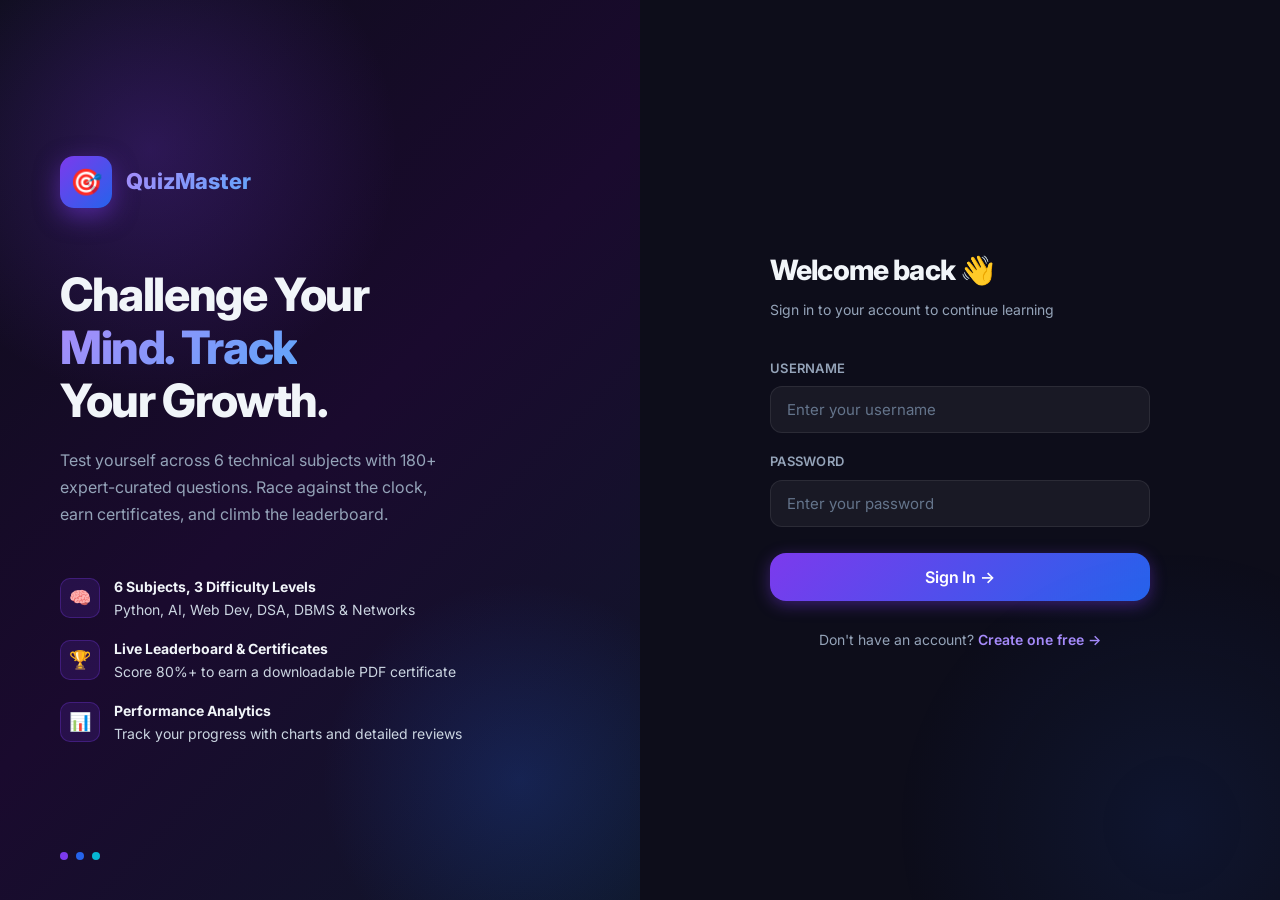
<file: index.html>
<!DOCTYPE html>
<html lang="en">
<head>
  <meta charset="UTF-8" />
  <meta name="viewport" content="width=device-width, initial-scale=1.0" />
  <title>QuizMaster — Sign In</title>
  <meta name="description" content="Sign in to QuizMaster — the smart interactive quiz platform for testing and improving your knowledge." />
  <link rel="preconnect" href="https://fonts.googleapis.com">
  <link rel="preconnect" href="https://fonts.gstatic.com" crossorigin>
  <link href="https://fonts.googleapis.com/css2?family=Inter:wght@300;400;500;600;700;800&display=swap" rel="stylesheet">
  <link rel="stylesheet" href="css/style.css?v=1.1" />
  <style>
    .auth-split {
      min-height: 100vh;
      display: grid;
      grid-template-columns: 1fr 1fr;
    }
    /* ---- Left Hero Panel ---- */
    .auth-hero {
      background: linear-gradient(135deg, #0d0d1a 0%, #1a0a2e 50%, #0f172a 100%);
      display: flex;
      flex-direction: column;
      justify-content: center;
      align-items: flex-start;
      padding: 60px;
      position: relative;
      overflow: hidden;
    }
    .auth-hero::before {
      content: '';
      position: absolute;
      top: -100px; left: -100px;
      width: 500px; height: 500px;
      background: radial-gradient(circle, rgba(124,58,237,0.25) 0%, transparent 70%);
      animation: heroGlow 6s ease-in-out infinite alternate;
    }
    .auth-hero::after {
      content: '';
      position: absolute;
      bottom: -80px; right: -80px;
      width: 400px; height: 400px;
      background: radial-gradient(circle, rgba(37,99,235,0.2) 0%, transparent 70%);
      animation: heroGlow 8s ease-in-out infinite alternate-reverse;
    }
    @keyframes heroGlow {
      from { transform: scale(1); opacity: 0.7; }
      to   { transform: scale(1.2); opacity: 1; }
    }
    .hero-brand {
      display: flex;
      align-items: center;
      gap: 14px;
      margin-bottom: 60px;
      position: relative;
      z-index: 1;
    }
    .hero-brand-icon {
      width: 52px; height: 52px;
      background: linear-gradient(135deg, #7c3aed, #2563eb);
      border-radius: 14px;
      display: flex; align-items: center; justify-content: center;
      font-size: 26px;
      box-shadow: 0 8px 24px rgba(124,58,237,0.5);
    }
    .hero-brand-name {
      font-size: 22px; font-weight: 800;
      background: linear-gradient(135deg, #a78bfa, #60a5fa);
      -webkit-background-clip: text; -webkit-text-fill-color: transparent;
      background-clip: text;
    }
    .hero-headline {
      position: relative; z-index: 1;
      font-size: 46px; font-weight: 800;
      line-height: 1.15;
      color: #f1f5f9;
      letter-spacing: -0.03em;
      margin-bottom: 20px;
    }
    .hero-headline span {
      background: linear-gradient(135deg, #a78bfa, #60a5fa);
      -webkit-background-clip: text; -webkit-text-fill-color: transparent;
      background-clip: text;
    }
    .hero-sub {
      position: relative; z-index: 1;
      font-size: 16px; color: #94a3b8;
      line-height: 1.7;
      max-width: 380px;
      margin-bottom: 48px;
    }
    .hero-features {
      position: relative; z-index: 1;
      display: flex; flex-direction: column; gap: 18px;
    }
    .hero-feature {
      display: flex; align-items: center; gap: 14px;
    }
    .hero-feature-icon {
      width: 40px; height: 40px;
      background: rgba(124,58,237,0.15);
      border: 1px solid rgba(124,58,237,0.3);
      border-radius: 10px;
      display: flex; align-items: center; justify-content: center;
      font-size: 18px;
      flex-shrink: 0;
    }
    .hero-feature-text { font-size: 14px; color: #cbd5e1; line-height: 1.5; }
    .hero-feature-text strong { color: #f1f5f9; display: block; margin-bottom: 2px; }

    /* ---- Right Form Panel ---- */
    .auth-form-panel {
      background: #0d0d1a;
      display: flex; flex-direction: column;
      align-items: center; justify-content: center;
      padding: 60px 80px;
    }
    .auth-form-inner { width: 100%; max-width: 380px; }
    .auth-form-title {
      font-size: 28px; font-weight: 800;
      color: #f1f5f9; letter-spacing: -0.03em;
      margin-bottom: 6px;
    }
    .auth-form-sub { font-size: 14px; color: #94a3b8; margin-bottom: 36px; }

    /* floating dots decoration */
    .hero-dots {
      position: absolute; bottom: 40px; left: 60px;
      display: flex; gap: 8px; z-index: 1;
    }
    .hero-dot { width: 8px; height: 8px; border-radius: 50%; }

    @media (max-width: 900px) {
      .auth-split { grid-template-columns: 1fr; }
      .auth-hero { display: none; }
      .auth-form-panel { padding: 40px 24px; }
    }
  </style>
</head>
<body>
  <div class="auth-split">

    <!-- Left: Hero Panel -->
    <div class="auth-hero">
      <div class="hero-brand">
        <div class="hero-brand-icon">🎯</div>
        <span class="hero-brand-name">QuizMaster</span>
      </div>

      <h1 class="hero-headline">
        Challenge Your<br><span>Mind. Track</span><br>Your Growth.
      </h1>
      <p class="hero-sub">
        Test yourself across 6 technical subjects with 180+ expert-curated questions. Race against the clock, earn certificates, and climb the leaderboard.
      </p>

      <div class="hero-features">
        <div class="hero-feature">
          <div class="hero-feature-icon">🧠</div>
          <div class="hero-feature-text">
            <strong>6 Subjects, 3 Difficulty Levels</strong>
            Python, AI, Web Dev, DSA, DBMS & Networks
          </div>
        </div>
        <div class="hero-feature">
          <div class="hero-feature-icon">🏆</div>
          <div class="hero-feature-text">
            <strong>Live Leaderboard & Certificates</strong>
            Score 80%+ to earn a downloadable PDF certificate
          </div>
        </div>
        <div class="hero-feature">
          <div class="hero-feature-icon">📊</div>
          <div class="hero-feature-text">
            <strong>Performance Analytics</strong>
            Track your progress with charts and detailed reviews
          </div>
        </div>
      </div>

      <div class="hero-dots">
        <div class="hero-dot" style="background:#7c3aed"></div>
        <div class="hero-dot" style="background:#2563eb"></div>
        <div class="hero-dot" style="background:#06b6d4"></div>
      </div>
    </div>

    <!-- Right: Form Panel -->
    <div class="auth-form-panel">
      <div class="auth-form-inner">
        <h2 class="auth-form-title">Welcome back 👋</h2>
        <p class="auth-form-sub">Sign in to your account to continue learning</p>

        <div id="login-alert" class="alert alert-error" role="alert">
          <span>⚠️</span>
          <span id="login-alert-msg">Error message</span>
        </div>

        <form id="login-form" novalidate>
          <div class="form-group">
            <label for="login-username" class="form-label">Username</label>
            <input
              type="text"
              id="login-username"
              class="form-input"
              placeholder="Enter your username"
              autocomplete="username"
              required
            />
          </div>

          <div class="form-group">
            <label for="login-password" class="form-label">Password</label>
            <input
              type="password"
              id="login-password"
              class="form-input"
              placeholder="Enter your password"
              autocomplete="current-password"
              required
            />
          </div>

          <button type="submit" class="btn btn-primary btn-full btn-lg" id="login-btn" style="margin-top: 8px;">
            Sign In →
          </button>
        </form>

        <div class="auth-link" style="margin-top: 28px;">
          Don't have an account? <a href="signup.html">Create one free →</a>
        </div>
      </div>
    </div>

  </div>

  <script src="js/auth.js?v=1.1"></script>
  <script>
    if (getSession()) window.location.href = 'dashboard.html';

    document.getElementById('login-form').addEventListener('submit', function (e) {
      e.preventDefault();
      const username  = document.getElementById('login-username').value.trim();
      const password  = document.getElementById('login-password').value;
      const alertEl   = document.getElementById('login-alert');
      const alertMsg  = document.getElementById('login-alert-msg');

      alertEl.classList.remove('visible');

      const result = login(username, password);
      if (result.success) {
        window.location.href = 'dashboard.html';
      } else {
        alertMsg.textContent = result.message;
        alertEl.classList.add('visible');
      }
    });
  </script>
</body>
</html>
</file>
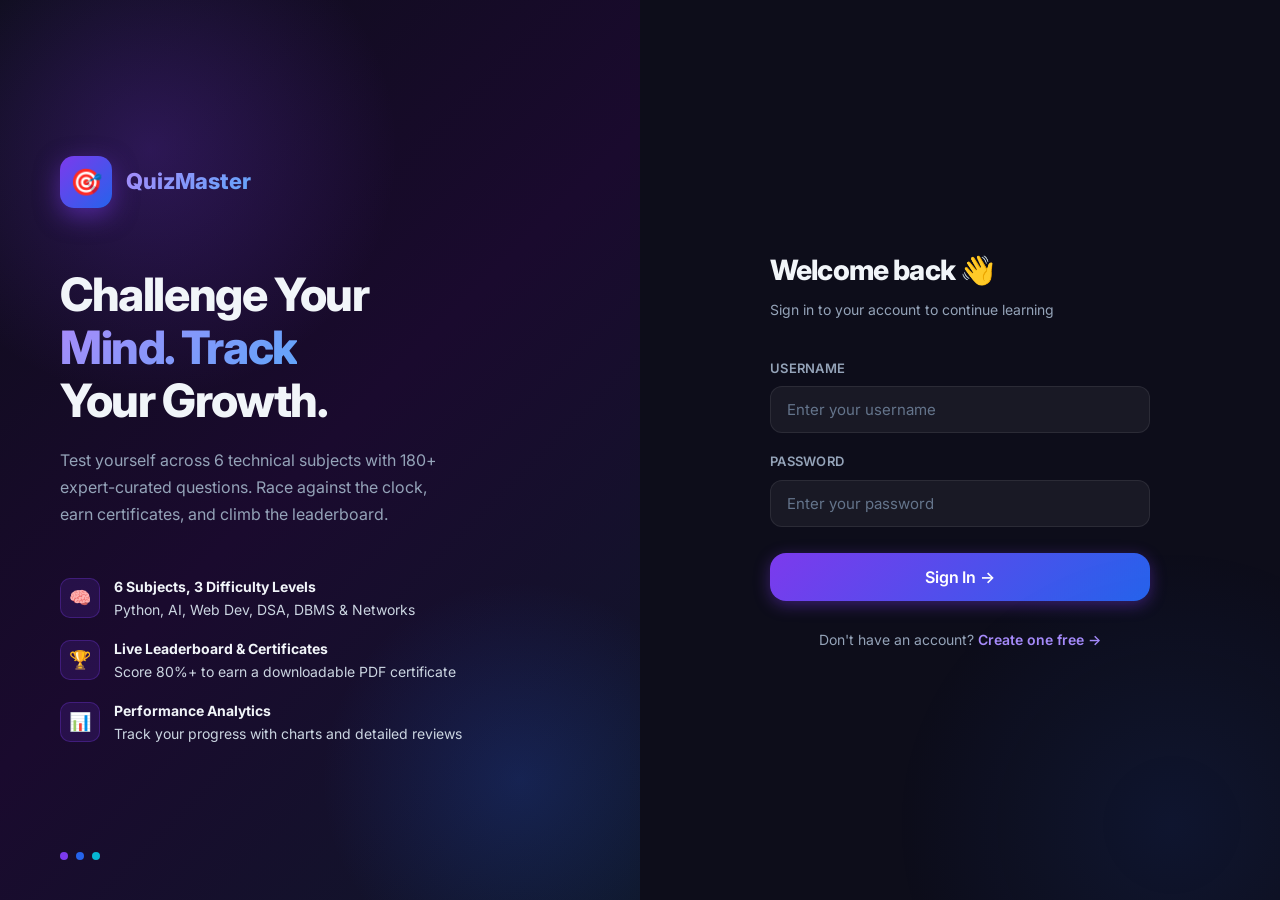
<file: levels.html>
<!DOCTYPE html>
<html lang="en">
<head>
  <meta charset="UTF-8" />
  <meta name="viewport" content="width=device-width, initial-scale=1.0" />
  <title>QuizMaster — Select Difficulty</title>
  <link rel="stylesheet" href="css/style.css?v=1.1" />
</head>
<body>
  <nav class="navbar">
    <div class="navbar-inner">
      <a href="dashboard.html" class="navbar-brand">
        <div class="navbar-logo">🎯</div>
        <span class="navbar-title">QuizMaster</span>
      </a>
      <div class="navbar-right">
        <div class="navbar-user">
          <div class="avatar" id="nav-avatar">U</div>
          <span id="nav-username">Username</span>
        </div>
        <button class="btn btn-ghost btn-sm" onclick="logout()">Sign Out</button>
      </div>
    </div>
  </nav>

  <main class="container py-6">
    <div class="page-header slide-up">
      <a href="subjects.html" class="btn btn-ghost btn-sm mb-4">← Back to Subjects</a>
      <h1 class="page-title">Select Difficulty Level</h1>
      <p class="page-subtitle">Choosing a higher difficulty level decreases the time limit and tests deeper concepts.</p>
    </div>

    <!-- Active Subject indicator -->
    <div class="card mb-6 slide-up" style="animation-delay: 0.1s; padding: 16px 24px; display: inline-flex; align-items: center; gap: 12px;">
      <span class="text-secondary" style="font-size: 14px; font-weight: 500;">SELECTED SUBJECT:</span>
      <span class="badge badge-purple" id="selected-subject-badge" style="font-size: 14px; padding: 6px 14px;">Subject</span>
    </div>

    <div class="levels-grid slide-up" style="animation-delay: 0.15s">
      <!-- Easy Level -->
      <button class="level-card easy" onclick="selectLevel('Easy')">
        <span class="level-icon">🟢</span>
        <h2 class="level-name text-center">Easy</h2>
        <p class="level-desc text-center">Perfect for beginners. Simple syntax, definitions, basic features, and elementary concepts.</p>
        <div class="level-meta">
          <span class="badge badge-green">⏱ 10 Mins (600s)</span>
          <span class="badge badge-purple">10 Questions</span>
        </div>
      </button>

      <!-- Medium Level -->
      <button class="level-card medium" onclick="selectLevel('Medium')">
        <span class="level-icon">🟡</span>
        <h2 class="level-name text-center">Medium</h2>
        <p class="level-desc text-center">For intermediate learners. Tests application, standard design patterns, analysis, and intermediate details.</p>
        <div class="level-meta">
          <span class="badge badge-yellow">⏱ 8 Mins (480s)</span>
          <span class="badge badge-purple">10 Questions</span>
        </div>
      </button>

      <!-- Hard Level -->
      <button class="level-card hard" onclick="selectLevel('Hard')">
        <span class="level-icon">🔴</span>
        <h2 class="level-name text-center">Hard</h2>
        <p class="level-desc text-center">For advanced developers. Highly technical implementation, complexity analysis, internals, and edge cases.</p>
        <div class="level-meta">
          <span class="badge badge-red">⏱ 6 Mins (360s)</span>
          <span class="badge badge-purple">10 Questions</span>
        </div>
      </button>
    </div>
  </main>

  <script src="js/auth.js?v=1.1"></script>
  <script>
    const session = guardPage();
    if (session) {
      document.getElementById('nav-avatar').textContent = session.username[0].toUpperCase();
      document.getElementById('nav-username').textContent = session.username;
    }

    const subject = localStorage.getItem('quizSubject');
    if (!subject) {
      window.location.href = 'subjects.html';
    } else {
      document.getElementById('selected-subject-badge').textContent = subject;
    }

    function selectLevel(level) {
      localStorage.setItem('quizLevel', level);
      window.location.href = 'quiz.html';
    }
  </script>
</body>
</html>
</file>
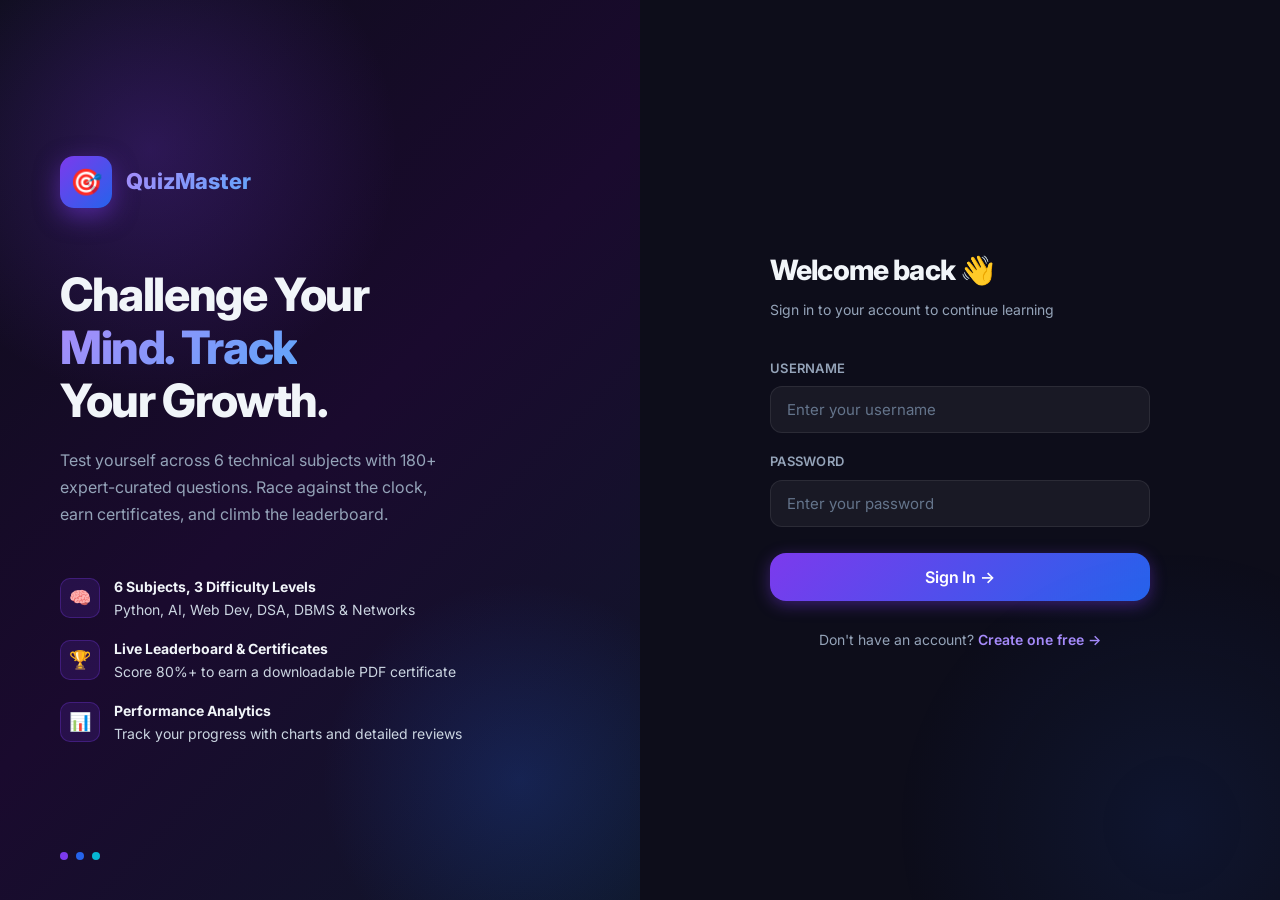
<file: quiz.html>
<!DOCTYPE html>
<html lang="en">
<head>
  <meta charset="UTF-8" />
  <meta name="viewport" content="width=device-width, initial-scale=1.0" />
  <title>QuizMaster — Active Quiz</title>
  <link rel="stylesheet" href="css/style.css?v=1.1" />
</head>
<body>
  <!-- Quiz Header Bar with metadata and timer -->
  <header class="quiz-header">
    <div class="container flex justify-between align-center" style="align-items: center;">
      <div class="quiz-info">
        <span class="navbar-title" style="font-size: 16px; margin-right: 8px;">🎯 QuizMaster</span>
        <span class="badge badge-purple" id="quiz-subject">Subject</span>
        <span class="badge badge-blue" id="quiz-level">Level</span>
      </div>
      <div class="timer-display" id="timer-display" aria-live="polite">
        <span>⏱</span>
        <span id="timer-text">--:--</span>
      </div>
    </div>
  </header>

  <!-- Progress Bar indicator -->
  <div class="progress-bar" style="border-radius: 0; height: 4px;">
    <div class="progress-fill" id="progress-fill" style="width: 0%;"></div>
  </div>

  <main class="container-md py-6">
    <!-- Quick Question Dots Navigation -->
    <div class="question-dots" id="question-dots">
      <!-- Populated by quiz.js -->
    </div>

    <!-- Active Question Card -->
    <div class="question-card mt-4" id="active-question-card">
      <div class="question-number" id="question-number">Question -- of --</div>
      <h2 class="question-text" id="question-text">Loading question content...</h2>
      
      <!-- Option Buttons Grid -->
      <div class="options-grid" id="options-container">
        <!-- Populated by quiz.js -->
      </div>
    </div>

    <!-- Navigation Buttons -->
    <div class="quiz-nav">
      <button class="btn btn-secondary" id="btn-prev" onclick="prevQuestion()" disabled>
        ← Previous
      </button>
      <div style="display: flex; gap: 10px;">
        <button class="btn btn-ghost" id="btn-abort" onclick="abortQuiz()">
          Abort Quiz
        </button>
        <button class="btn btn-success" id="btn-submit-now" onclick="confirmSubmit()" style="background: linear-gradient(135deg, #10b981, #059669); color: #fff; border: none; padding: 10px 20px; border-radius: 10px; font-weight: 700; cursor: pointer;">
          ✓ Submit Quiz
        </button>
      </div>
      <button class="btn btn-primary" id="btn-next" onclick="nextQuestion()">
        Next →
      </button>
    </div>
  </main>

  <!-- Custom Submit Confirmation Modal -->
  <div id="submit-modal" style="display:none; position:fixed; inset:0; background:rgba(0,0,0,0.7); z-index:9999; align-items:center; justify-content:center;">
    <div style="background:#1a1a2e; border:1px solid rgba(255,255,255,0.15); border-radius:20px; padding:40px 36px; max-width:420px; width:90%; text-align:center; box-shadow:0 20px 60px rgba(0,0,0,0.5);">
      <div style="font-size:48px; margin-bottom:16px;">📋</div>
      <h2 style="color:#f1f5f9; font-size:22px; font-weight:800; margin-bottom:10px;">Submit Quiz?</h2>
      <p id="submit-modal-msg" style="color:#94a3b8; font-size:15px; line-height:1.6; margin-bottom:30px;"></p>
      <div style="display:flex; gap:12px; justify-content:center;">
        <button onclick="closeSubmitModal()" style="padding:12px 28px; border-radius:10px; border:1px solid rgba(255,255,255,0.2); background:transparent; color:#f1f5f9; font-size:14px; font-weight:600; cursor:pointer;">Cancel</button>
        <button onclick="confirmAndSubmit()" style="padding:12px 28px; border-radius:10px; border:none; background:linear-gradient(135deg,#10b981,#059669); color:#fff; font-size:14px; font-weight:700; cursor:pointer;">Yes, Submit!</button>
      </div>
    </div>
  </div>

  <script src="js/auth.js?v=1.1"></script>
  <script src="js/questions.js?v=1.1"></script>
  <script src="js/quiz.js?v=1.1"></script>
  <script>
    document.addEventListener('DOMContentLoaded', initQuiz);

    function abortQuiz() {
      if (window.confirm("⚠️ Are you sure you want to abort the quiz? Your progress will be lost and no score will be recorded.")) {
        document.removeEventListener('visibilitychange', handleVisibilityChange);
        window.location.href = 'dashboard.html';
      }
    }

    function openSubmitModal(msg) {
      document.getElementById('submit-modal-msg').textContent = msg;
      const modal = document.getElementById('submit-modal');
      modal.style.display = 'flex';
    }

    function closeSubmitModal() {
      document.getElementById('submit-modal').style.display = 'none';
    }

    function confirmAndSubmit() {
      closeSubmitModal();
      submitQuiz();
    }
  </script>
</body>
</html>
</file>
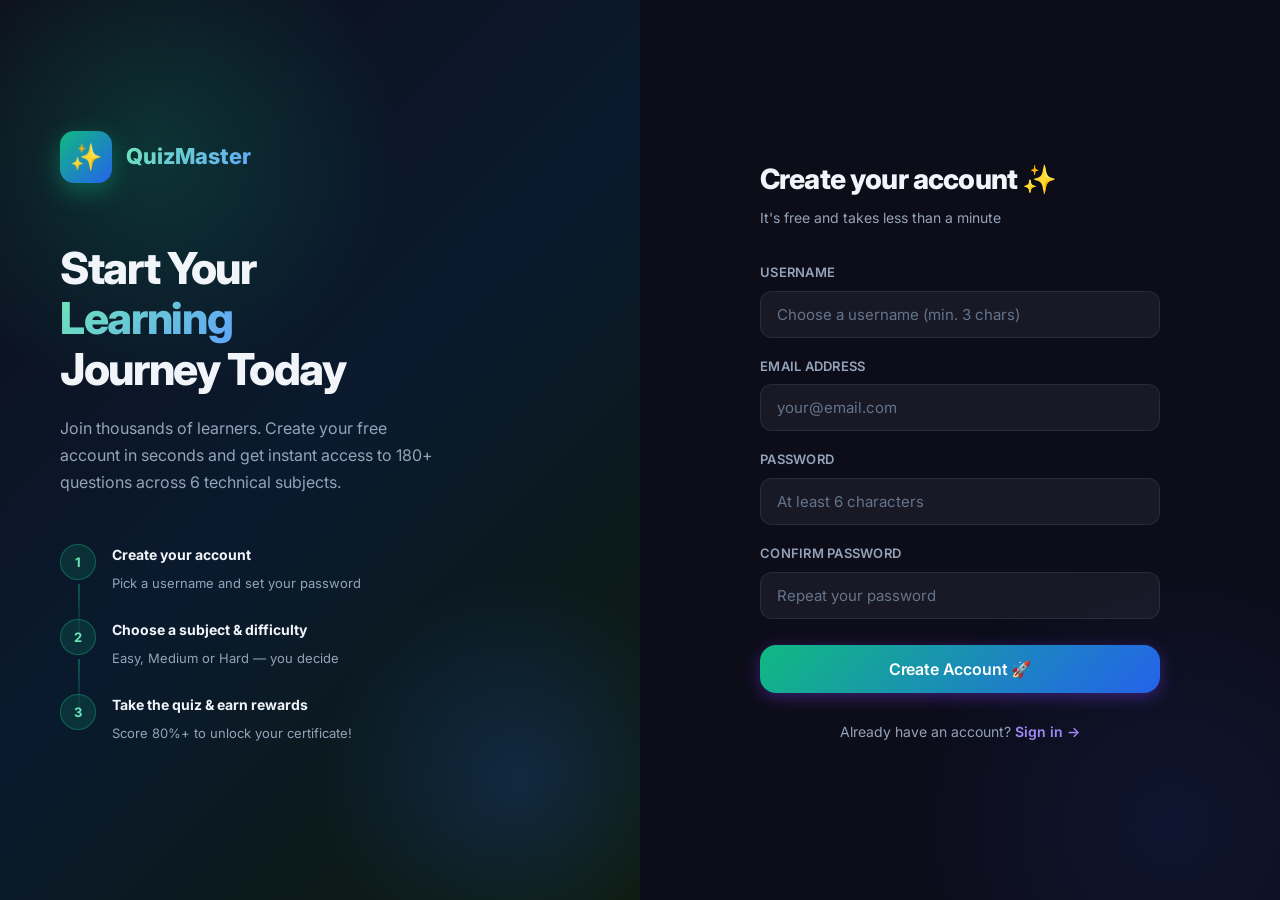
<file: signup.html>
<!DOCTYPE html>
<html lang="en">
<head>
  <meta charset="UTF-8" />
  <meta name="viewport" content="width=device-width, initial-scale=1.0" />
  <title>QuizMaster — Create Account</title>
  <meta name="description" content="Create your free QuizMaster account and start testing your knowledge across 6 subjects today." />
  <link rel="preconnect" href="https://fonts.googleapis.com">
  <link rel="preconnect" href="https://fonts.gstatic.com" crossorigin>
  <link href="https://fonts.googleapis.com/css2?family=Inter:wght@300;400;500;600;700;800&display=swap" rel="stylesheet">
  <link rel="stylesheet" href="css/style.css?v=1.1" />
  <style>
    .auth-split {
      min-height: 100vh;
      display: grid;
      grid-template-columns: 1fr 1fr;
    }
    /* ---- Left Hero Panel ---- */
    .auth-hero {
      background: linear-gradient(135deg, #0d0d1a 0%, #0a1a2e 50%, #0d1a0a 100%);
      display: flex;
      flex-direction: column;
      justify-content: center;
      align-items: flex-start;
      padding: 60px;
      position: relative;
      overflow: hidden;
    }
    .auth-hero::before {
      content: '';
      position: absolute;
      top: -100px; left: -100px;
      width: 500px; height: 500px;
      background: radial-gradient(circle, rgba(16,185,129,0.2) 0%, transparent 70%);
      animation: heroGlow 6s ease-in-out infinite alternate;
    }
    .auth-hero::after {
      content: '';
      position: absolute;
      bottom: -80px; right: -80px;
      width: 400px; height: 400px;
      background: radial-gradient(circle, rgba(37,99,235,0.2) 0%, transparent 70%);
      animation: heroGlow 8s ease-in-out infinite alternate-reverse;
    }
    @keyframes heroGlow {
      from { transform: scale(1); opacity: 0.7; }
      to   { transform: scale(1.2); opacity: 1; }
    }
    .hero-brand {
      display: flex;
      align-items: center;
      gap: 14px;
      margin-bottom: 60px;
      position: relative;
      z-index: 1;
    }
    .hero-brand-icon {
      width: 52px; height: 52px;
      background: linear-gradient(135deg, #10b981, #2563eb);
      border-radius: 14px;
      display: flex; align-items: center; justify-content: center;
      font-size: 26px;
      box-shadow: 0 8px 24px rgba(16,185,129,0.4);
    }
    .hero-brand-name {
      font-size: 22px; font-weight: 800;
      background: linear-gradient(135deg, #6ee7b7, #60a5fa);
      -webkit-background-clip: text; -webkit-text-fill-color: transparent;
      background-clip: text;
    }
    .hero-headline {
      position: relative; z-index: 1;
      font-size: 44px; font-weight: 800;
      line-height: 1.15;
      color: #f1f5f9;
      letter-spacing: -0.03em;
      margin-bottom: 20px;
    }
    .hero-headline span {
      background: linear-gradient(135deg, #6ee7b7, #60a5fa);
      -webkit-background-clip: text; -webkit-text-fill-color: transparent;
      background-clip: text;
    }
    .hero-sub {
      position: relative; z-index: 1;
      font-size: 16px; color: #94a3b8;
      line-height: 1.7;
      max-width: 380px;
      margin-bottom: 48px;
    }
    .steps-list {
      position: relative; z-index: 1;
      display: flex; flex-direction: column; gap: 0;
    }
    .step-item {
      display: flex; align-items: flex-start; gap: 16px;
      padding-bottom: 24px;
      position: relative;
    }
    .step-item:not(:last-child)::before {
      content: '';
      position: absolute;
      left: 18px; top: 40px;
      width: 2px; height: calc(100% - 16px);
      background: linear-gradient(to bottom, rgba(16,185,129,0.4), transparent);
    }
    .step-num {
      width: 36px; height: 36px; flex-shrink: 0;
      background: rgba(16,185,129,0.15);
      border: 1px solid rgba(16,185,129,0.4);
      border-radius: 50%;
      display: flex; align-items: center; justify-content: center;
      font-size: 13px; font-weight: 700; color: #6ee7b7;
    }
    .step-text strong { color: #f1f5f9; font-size: 14px; display: block; margin-bottom: 3px; }
    .step-text span { font-size: 13px; color: #94a3b8; }

    /* ---- Right Form Panel ---- */
    .auth-form-panel {
      background: #0d0d1a;
      display: flex; flex-direction: column;
      align-items: center; justify-content: center;
      padding: 60px 80px;
    }
    .auth-form-inner { width: 100%; max-width: 400px; }
    .auth-form-title {
      font-size: 28px; font-weight: 800;
      color: #f1f5f9; letter-spacing: -0.03em;
      margin-bottom: 6px;
    }
    .auth-form-sub { font-size: 14px; color: #94a3b8; margin-bottom: 32px; }

    @media (max-width: 900px) {
      .auth-split { grid-template-columns: 1fr; }
      .auth-hero { display: none; }
      .auth-form-panel { padding: 40px 24px; }
    }
  </style>
</head>
<body>
  <div class="auth-split">

    <!-- Left: Hero Panel -->
    <div class="auth-hero">
      <div class="hero-brand">
        <div class="hero-brand-icon">✨</div>
        <span class="hero-brand-name">QuizMaster</span>
      </div>

      <h1 class="hero-headline">
        Start Your<br><span>Learning</span><br>Journey Today
      </h1>
      <p class="hero-sub">
        Join thousands of learners. Create your free account in seconds and get instant access to 180+ questions across 6 technical subjects.
      </p>

      <div class="steps-list">
        <div class="step-item">
          <div class="step-num">1</div>
          <div class="step-text">
            <strong>Create your account</strong>
            <span>Pick a username and set your password</span>
          </div>
        </div>
        <div class="step-item">
          <div class="step-num">2</div>
          <div class="step-text">
            <strong>Choose a subject & difficulty</strong>
            <span>Easy, Medium or Hard — you decide</span>
          </div>
        </div>
        <div class="step-item">
          <div class="step-num">3</div>
          <div class="step-text">
            <strong>Take the quiz & earn rewards</strong>
            <span>Score 80%+ to unlock your certificate!</span>
          </div>
        </div>
      </div>
    </div>

    <!-- Right: Form Panel -->
    <div class="auth-form-panel">
      <div class="auth-form-inner">
        <h2 class="auth-form-title">Create your account ✨</h2>
        <p class="auth-form-sub">It's free and takes less than a minute</p>

        <div id="signup-alert" class="alert alert-error" role="alert">
          <span>⚠️</span>
          <span id="signup-alert-msg">Error message</span>
        </div>

        <form id="signup-form" novalidate>
          <div class="form-group">
            <label for="signup-username" class="form-label">Username</label>
            <input
              type="text"
              id="signup-username"
              class="form-input"
              placeholder="Choose a username (min. 3 chars)"
              autocomplete="username"
              required
            />
          </div>

          <div class="form-group">
            <label for="signup-email" class="form-label">Email Address</label>
            <input
              type="email"
              id="signup-email"
              class="form-input"
              placeholder="your@email.com"
              autocomplete="email"
              required
            />
          </div>

          <div class="form-group">
            <label for="signup-password" class="form-label">Password</label>
            <input
              type="password"
              id="signup-password"
              class="form-input"
              placeholder="At least 6 characters"
              autocomplete="new-password"
              required
            />
          </div>

          <div class="form-group">
            <label for="signup-confirm" class="form-label">Confirm Password</label>
            <input
              type="password"
              id="signup-confirm"
              class="form-input"
              placeholder="Repeat your password"
              autocomplete="new-password"
              required
            />
          </div>

          <button type="submit" class="btn btn-primary btn-full btn-lg" id="signup-btn" style="margin-top: 8px; background: linear-gradient(135deg, #10b981, #2563eb);">
            Create Account 🚀
          </button>
        </form>

        <div class="auth-link" style="margin-top: 28px;">
          Already have an account? <a href="index.html">Sign in →</a>
        </div>
      </div>
    </div>

  </div>

  <script src="js/auth.js?v=1.1"></script>
  <script>
    if (getSession()) window.location.href = 'dashboard.html';

    document.getElementById('signup-form').addEventListener('submit', function (e) {
      e.preventDefault();
      const username = document.getElementById('signup-username').value.trim();
      const email    = document.getElementById('signup-email').value.trim();
      const password = document.getElementById('signup-password').value;
      const confirm  = document.getElementById('signup-confirm').value;
      const alertEl  = document.getElementById('signup-alert');
      const alertMsg = document.getElementById('signup-alert-msg');

      alertEl.classList.remove('visible');

      if (password !== confirm) {
        alertMsg.textContent = 'Passwords do not match. Please try again.';
        alertEl.classList.add('visible');
        return;
      }

      const result = signup(username, email, password);
      if (result.success) {
        login(username, password);
        window.location.href = 'dashboard.html';
      } else {
        alertMsg.textContent = result.message;
        alertEl.classList.add('visible');
      }
    });
  </script>
</body>
</html>
</file>
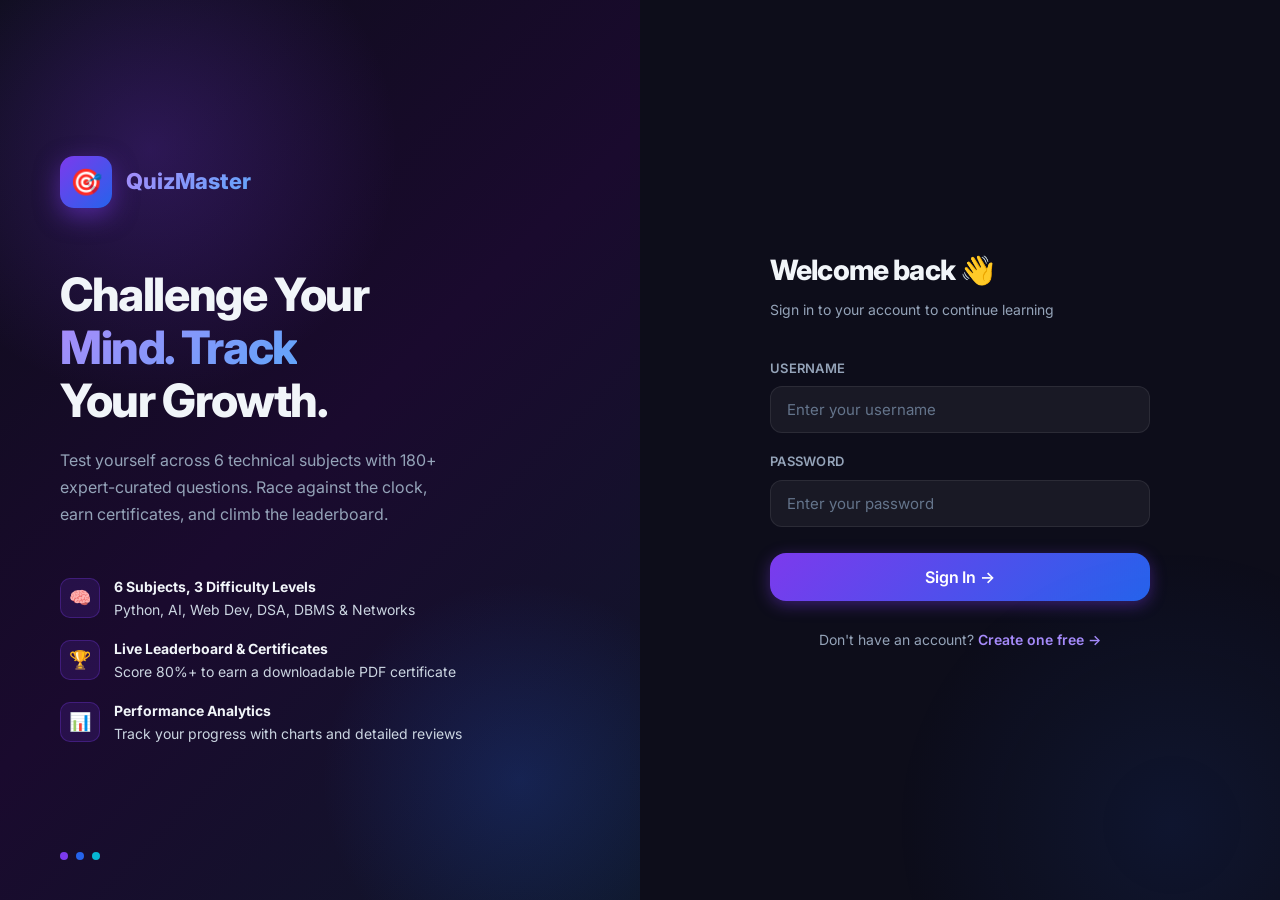
<file: subjects.html>
<!DOCTYPE html>
<html lang="en">
<head>
  <meta charset="UTF-8" />
  <meta name="viewport" content="width=device-width, initial-scale=1.0" />
  <title>QuizMaster — Select Subject</title>
  <link rel="stylesheet" href="css/style.css?v=1.1" />
</head>
<body>
  <nav class="navbar">
    <div class="navbar-inner">
      <a href="dashboard.html" class="navbar-brand">
        <div class="navbar-logo">🎯</div>
        <span class="navbar-title">QuizMaster</span>
      </a>
      <div class="navbar-right">
        <div class="navbar-user">
          <div class="avatar" id="nav-avatar">U</div>
          <span id="nav-username">Username</span>
        </div>
        <button class="btn btn-ghost btn-sm" onclick="logout()">Sign Out</button>
      </div>
    </div>
  </nav>

  <main class="container py-6">
    <div class="page-header slide-up">
      <a href="dashboard.html" class="btn btn-ghost btn-sm mb-4">← Back to Dashboard</a>
      <h1 class="page-title">Choose a Subject</h1>
      <p class="page-subtitle">Select the topic you want to be tested on. Each quiz consists of 10 questions.</p>
    </div>

    <div class="subjects-grid slide-up" style="animation-delay: 0.15s">
      <!-- Python Card -->
      <button class="subject-card python" onclick="selectSubject('Python')">
        <span class="subject-icon">🐍</span>
        <span class="subject-name">Python Programming</span>
        <p class="subject-desc">Test your understanding of Python syntax, data types, functions, OOP, and advanced concepts.</p>
        <div class="subject-meta">
          <span class="badge badge-blue">Syntax & OOP</span>
          <span class="badge badge-purple">10 Questions</span>
        </div>
      </button>

      <!-- AI Card -->
      <button class="subject-card ai" onclick="selectSubject('AI')">
        <span class="subject-icon">🧠</span>
        <span class="subject-name">Artificial Intelligence</span>
        <p class="subject-desc">Dive into AI history, ML models, neural networks, deep learning, NLP, and reinforcement learning.</p>
        <div class="subject-meta">
          <span class="badge badge-purple">AI / ML / DL</span>
          <span class="badge badge-purple">10 Questions</span>
        </div>
      </button>

      <!-- Web Dev Card -->
      <button class="subject-card webdev" onclick="selectSubject('Web Dev')">
        <span class="subject-icon">🌐</span>
        <span class="subject-name">Web Development</span>
        <p class="subject-desc">Test your skills in frontend stack, CSS layouts, JS ES6+, REST APIs, security (CORS/CSP), and react architecture.</p>
        <div class="subject-meta">
          <span class="badge badge-cyan">HTML/CSS/JS</span>
          <span class="badge badge-purple">10 Questions</span>
        </div>
      </button>

      <!-- DSA Card -->
      <button class="subject-card dsa" onclick="selectSubject('DSA')">
        <span class="subject-icon">📊</span>
        <span class="subject-name">Data Structures & Algos</span>
        <p class="subject-desc">Challenge yourself with arrays, trees, dynamic programming, sorting/searching algorithms, and graph theory.</p>
        <div class="subject-meta">
          <span class="badge badge-green">Trees / Graphs / DP</span>
          <span class="badge badge-purple">10 Questions</span>
        </div>
      </button>

      <!-- DBMS Card -->
      <button class="subject-card dbms" onclick="selectSubject('DBMS')">
        <span class="subject-icon">🗄️</span>
        <span class="subject-name">Database Systems</span>
        <p class="subject-desc">Evaluate your knowledge of SQL queries, schema design, database normalization, ACID properties, and indexing.</p>
        <div class="subject-meta">
          <span class="badge badge-yellow">SQL & Normalization</span>
          <span class="badge badge-purple">10 Questions</span>
        </div>
      </button>

      <!-- Networks Card -->
      <button class="subject-card networks" onclick="selectSubject('Networks')">
        <span class="subject-icon">🔌</span>
        <span class="subject-name">Computer Networks</span>
        <p class="subject-desc">Test your knowledge on the OSI model, IP routing, subnetting, TCP/IP protocols, NAT, DNS, and secure tunnels.</p>
        <div class="subject-meta">
          <span class="badge badge-red">OSI / TCP / Routing</span>
          <span class="badge badge-purple">10 Questions</span>
        </div>
      </button>
    </div>
  </main>

  <script src="js/auth.js?v=1.1"></script>
  <script>
    const session = guardPage();
    if (session) {
      document.getElementById('nav-avatar').textContent = session.username[0].toUpperCase();
      document.getElementById('nav-username').textContent = session.username;
    }

    function selectSubject(subject) {
      localStorage.setItem('quizSubject', subject);
      window.location.href = 'levels.html';
    }
  </script>
</body>
</html>
</file>
<file: css/style.css>
/* ================================================
   QuizMaster — Unified Design System
   Dark Glassmorphism Theme
   ================================================ */

@import url('https://fonts.googleapis.com/css2?family=Inter:wght@300;400;500;600;700;800&display=swap');

/* ---- CSS Design Tokens ---- */
:root {
  --bg-base: #0d0d1a;
  --bg-surface: rgba(255, 255, 255, 0.04);
  --bg-surface-hover: rgba(255, 255, 255, 0.07);
  --bg-elevated: rgba(255, 255, 255, 0.09);

  --border-subtle: rgba(255, 255, 255, 0.08);
  --border-medium: rgba(255, 255, 255, 0.14);

  --primary: #7c3aed;
  --primary-light: #a78bfa;
  --primary-dark: #5b21b6;
  --primary-glow: rgba(124, 58, 237, 0.4);
  --primary-subtle: rgba(124, 58, 237, 0.12);

  --secondary: #2563eb;
  --accent: #06b6d4;

  --success: #10b981;
  --success-subtle: rgba(16, 185, 129, 0.12);
  --error: #ef4444;
  --error-subtle: rgba(239, 68, 68, 0.12);
  --warning: #f59e0b;
  --warning-subtle: rgba(245, 158, 11, 0.12);

  --text-primary: #f1f5f9;
  --text-secondary: #94a3b8;
  --text-muted: #64748b;

  --gradient-brand: linear-gradient(135deg, #7c3aed, #2563eb);
  --gradient-brand-hover: linear-gradient(135deg, #9461f7, #3b82f6);
  --gradient-bg: linear-gradient(135deg, #0d0d1a 0%, #1a0d2e 55%, #0d1a30 100%);

  --radius-sm: 8px;
  --radius-md: 12px;
  --radius-lg: 16px;
  --radius-xl: 20px;
  --radius-2xl: 28px;
  --radius-full: 9999px;

  --shadow-sm: 0 2px 8px rgba(0,0,0,0.35);
  --shadow-md: 0 8px 24px rgba(0,0,0,0.45);
  --shadow-lg: 0 20px 56px rgba(0,0,0,0.55);
  --shadow-glow: 0 0 48px rgba(124,58,237,0.2);

  --blur-sm: 8px;
  --blur-md: 16px;
  --blur-lg: 28px;

  --transition-fast: 0.15s ease;
  --transition-mid: 0.25s ease;
  --transition-slow: 0.4s cubic-bezier(0.4,0,0.2,1);
}

/* ---- Reset ---- */
*, *::before, *::after { margin: 0; padding: 0; box-sizing: border-box; }
html { scroll-behavior: smooth; }

body {
  font-family: 'Inter', -apple-system, BlinkMacSystemFont, 'Segoe UI', sans-serif;
  background: var(--gradient-bg);
  min-height: 100vh;
  color: var(--text-primary);
  line-height: 1.6;
  -webkit-font-smoothing: antialiased;
  -moz-osx-font-smoothing: grayscale;
}

/* Decorative Background Orbs */
body::before {
  content: '';
  position: fixed;
  top: -25%;
  left: -15%;
  width: 700px;
  height: 700px;
  background: radial-gradient(circle, rgba(124,58,237,0.13) 0%, transparent 65%);
  border-radius: 50%;
  pointer-events: none;
  z-index: 0;
  animation: drift1 18s ease-in-out infinite alternate;
}

body::after {
  content: '';
  position: fixed;
  bottom: -25%;
  right: -15%;
  width: 600px;
  height: 600px;
  background: radial-gradient(circle, rgba(37,99,235,0.1) 0%, transparent 65%);
  border-radius: 50%;
  pointer-events: none;
  z-index: 0;
  animation: drift2 22s ease-in-out infinite alternate;
}

@keyframes drift1 { from { transform: translate(0,0) scale(1); } to { transform: translate(40px, 30px) scale(1.08); } }
@keyframes drift2 { from { transform: translate(0,0) scale(1); } to { transform: translate(-30px, -40px) scale(1.06); } }

/* ---- Layout Containers ---- */
.container     { max-width: 1200px; margin: 0 auto; padding: 0 24px; position: relative; z-index: 1; }
.container-sm  { max-width: 480px;  margin: 0 auto; padding: 0 24px; position: relative; z-index: 1; }
.container-md  { max-width: 780px;  margin: 0 auto; padding: 0 24px; position: relative; z-index: 1; }

/* ---- Navbar ---- */
.navbar {
  position: sticky;
  top: 0;
  z-index: 100;
  background: rgba(13, 13, 26, 0.88);
  backdrop-filter: blur(var(--blur-md));
  -webkit-backdrop-filter: blur(var(--blur-md));
  border-bottom: 1px solid var(--border-subtle);
}

.navbar-inner {
  max-width: 1200px;
  margin: 0 auto;
  padding: 0 24px;
  height: 64px;
  display: flex;
  align-items: center;
  justify-content: space-between;
}

.navbar-brand {
  display: flex;
  align-items: center;
  gap: 10px;
  text-decoration: none;
}

.navbar-logo {
  width: 36px;
  height: 36px;
  background: var(--gradient-brand);
  border-radius: var(--radius-sm);
  display: flex;
  align-items: center;
  justify-content: center;
  font-size: 18px;
  box-shadow: 0 4px 12px var(--primary-glow);
}

.navbar-title {
  font-size: 18px;
  font-weight: 800;
  background: var(--gradient-brand);
  -webkit-background-clip: text;
  -webkit-text-fill-color: transparent;
  background-clip: text;
  letter-spacing: -0.02em;
}

.navbar-right { display: flex; align-items: center; gap: 12px; }

.navbar-user { display: flex; align-items: center; gap: 10px; font-size: 14px; color: var(--text-secondary); }

.avatar {
  width: 36px;
  height: 36px;
  background: var(--gradient-brand);
  border-radius: 50%;
  display: flex;
  align-items: center;
  justify-content: center;
  font-size: 14px;
  font-weight: 700;
  color: white;
  flex-shrink: 0;
  box-shadow: 0 2px 8px var(--primary-glow);
}

/* ---- Glass Card ---- */
.card {
  background: var(--bg-surface);
  backdrop-filter: blur(var(--blur-md));
  -webkit-backdrop-filter: blur(var(--blur-md));
  border: 1px solid var(--border-subtle);
  border-radius: var(--radius-lg);
  padding: 24px;
  transition: border-color var(--transition-mid), background var(--transition-mid);
}

.card:hover { border-color: var(--border-medium); background: var(--bg-surface-hover); }
.card-elevated { background: var(--bg-elevated); box-shadow: var(--shadow-md); }

/* ---- Auth Pages ---- */
.auth-page {
  min-height: 100vh;
  display: flex;
  flex-direction: column;
  align-items: center;
  justify-content: center;
  padding: 32px 16px;
}

.auth-card {
  background: rgba(20, 20, 38, 0.75);
  backdrop-filter: blur(var(--blur-lg));
  -webkit-backdrop-filter: blur(var(--blur-lg));
  border: 1px solid var(--border-medium);
  border-radius: var(--radius-2xl);
  padding: 48px 40px;
  width: 100%;
  max-width: 440px;
  box-shadow: var(--shadow-lg), var(--shadow-glow);
  position: relative;
  z-index: 1;
}

.auth-logo { text-align: center; margin-bottom: 36px; }

.auth-logo .logo-icon {
  width: 68px;
  height: 68px;
  background: var(--gradient-brand);
  border-radius: var(--radius-lg);
  display: flex;
  align-items: center;
  justify-content: center;
  font-size: 32px;
  margin: 0 auto 16px;
  box-shadow: 0 8px 32px var(--primary-glow);
}

.auth-logo h1 {
  font-size: 26px;
  font-weight: 800;
  background: var(--gradient-brand);
  -webkit-background-clip: text;
  -webkit-text-fill-color: transparent;
  background-clip: text;
  letter-spacing: -0.03em;
}

.auth-logo p { font-size: 14px; color: var(--text-muted); margin-top: 6px; }

/* ---- Form Elements ---- */
.form-group { margin-bottom: 18px; }

.form-label {
  display: block;
  font-size: 13px;
  font-weight: 600;
  color: var(--text-secondary);
  margin-bottom: 8px;
  letter-spacing: 0.02em;
  text-transform: uppercase;
}

.form-input {
  width: 100%;
  padding: 13px 16px;
  background: rgba(255,255,255,0.05);
  border: 1px solid var(--border-subtle);
  border-radius: var(--radius-md);
  color: var(--text-primary);
  font-size: 15px;
  font-family: inherit;
  transition: all var(--transition-fast);
  outline: none;
}

.form-input::placeholder { color: var(--text-muted); }

.form-input:focus {
  border-color: var(--primary);
  background: rgba(124,58,237,0.08);
  box-shadow: 0 0 0 3px var(--primary-subtle);
}

.form-error { font-size: 12px; color: var(--error); margin-top: 6px; display: none; }
.form-error.visible { display: block; }

/* ---- Buttons ---- */
.btn {
  display: inline-flex;
  align-items: center;
  justify-content: center;
  gap: 8px;
  padding: 11px 22px;
  border: none;
  border-radius: var(--radius-md);
  font-size: 15px;
  font-weight: 600;
  font-family: inherit;
  cursor: pointer;
  transition: all var(--transition-mid);
  text-decoration: none;
  white-space: nowrap;
  letter-spacing: -0.01em;
}

.btn:active { transform: scale(0.97); }
.btn:disabled { opacity: 0.5; cursor: not-allowed; transform: none !important; }

.btn-primary {
  background: var(--gradient-brand);
  color: white;
  box-shadow: 0 4px 16px var(--primary-glow);
}
.btn-primary:hover {
  background: var(--gradient-brand-hover);
  box-shadow: 0 6px 28px var(--primary-glow);
  transform: translateY(-2px);
}

.btn-secondary {
  background: var(--bg-elevated);
  color: var(--text-primary);
  border: 1px solid var(--border-medium);
}
.btn-secondary:hover { border-color: var(--primary-light); color: var(--primary-light); background: var(--primary-subtle); }

.btn-ghost {
  background: transparent;
  color: var(--text-secondary);
  border: 1px solid var(--border-subtle);
}
.btn-ghost:hover { background: var(--bg-surface); color: var(--text-primary); border-color: var(--border-medium); }

.btn-danger { background: var(--error-subtle); color: var(--error); border: 1px solid rgba(239,68,68,0.25); }
.btn-danger:hover { background: rgba(239,68,68,0.22); }

.btn-lg { padding: 14px 32px; font-size: 16px; border-radius: var(--radius-lg); }
.btn-sm { padding: 7px 14px; font-size: 13px; border-radius: var(--radius-sm); }
.btn-full { width: 100%; }

/* ---- Badges ---- */
.badge {
  display: inline-flex;
  align-items: center;
  gap: 4px;
  padding: 4px 10px;
  border-radius: var(--radius-full);
  font-size: 12px;
  font-weight: 600;
  letter-spacing: 0.01em;
}

.badge-purple { background: var(--primary-subtle);            color: var(--primary-light); }
.badge-blue   { background: rgba(37,99,235,0.15);             color: #60a5fa; }
.badge-green  { background: var(--success-subtle);             color: #34d399; }
.badge-red    { background: var(--error-subtle);               color: #f87171; }
.badge-yellow { background: var(--warning-subtle);             color: #fbbf24; }
.badge-cyan   { background: rgba(6,182,212,0.15);              color: #22d3ee; }

/* ---- Progress Bar ---- */
.progress-bar {
  width: 100%;
  height: 5px;
  background: var(--bg-elevated);
  border-radius: var(--radius-full);
  overflow: hidden;
}

.progress-fill {
  height: 100%;
  background: var(--gradient-brand);
  border-radius: var(--radius-full);
  transition: width 0.5s cubic-bezier(0.4,0,0.2,1);
}

/* ---- Alert ---- */
.alert {
  padding: 13px 18px;
  border-radius: var(--radius-md);
  font-size: 14px;
  font-weight: 500;
  margin-bottom: 20px;
  display: none;
  align-items: center;
  gap: 10px;
}

.alert.visible { display: flex; }
.alert-error   { background: var(--error-subtle);   color: #f87171; border: 1px solid rgba(239,68,68,0.25); }
.alert-success { background: var(--success-subtle); color: #34d399; border: 1px solid rgba(16,185,129,0.25); }

/* ---- Auth Link ---- */
.auth-link { text-align: center; font-size: 14px; color: var(--text-secondary); margin-top: 24px; }
.auth-link a { color: var(--primary-light); text-decoration: none; font-weight: 600; }
.auth-link a:hover { text-decoration: underline; }

/* ---- Page Header ---- */
.page-header { padding: 44px 0 28px; }
.page-title { font-size: 32px; font-weight: 800; letter-spacing: -0.03em; margin-bottom: 8px; }
.page-subtitle { font-size: 16px; color: var(--text-secondary); }

/* ---- Stats Grid ---- */
.stats-grid { display: grid; grid-template-columns: repeat(auto-fit, minmax(160px, 1fr)); gap: 16px; margin-bottom: 28px; }

.stat-card {
  background: var(--bg-surface);
  border: 1px solid var(--border-subtle);
  border-radius: var(--radius-lg);
  padding: 22px 16px;
  text-align: center;
  transition: all var(--transition-mid);
  cursor: default;
}

.stat-card:hover { border-color: var(--primary); transform: translateY(-3px); box-shadow: 0 8px 28px var(--primary-glow); }
.stat-icon { font-size: 26px; margin-bottom: 10px; }
.stat-value {
  font-size: 28px;
  font-weight: 800;
  background: var(--gradient-brand);
  -webkit-background-clip: text;
  -webkit-text-fill-color: transparent;
  background-clip: text;
  letter-spacing: -0.03em;
}
.stat-label { font-size: 13px; color: var(--text-muted); margin-top: 4px; font-weight: 500; }

/* ---- Subject Cards ---- */
.subjects-grid { display: grid; grid-template-columns: repeat(auto-fill, minmax(290px, 1fr)); gap: 20px; }

.subject-card {
  background: var(--bg-surface);
  backdrop-filter: blur(var(--blur-md));
  -webkit-backdrop-filter: blur(var(--blur-md));
  border: 1px solid var(--border-subtle);
  border-radius: var(--radius-xl);
  padding: 30px 24px;
  cursor: pointer;
  transition: all var(--transition-slow);
  text-align: center;
  position: relative;
  overflow: hidden;
  font-family: inherit;
  width: 100%;
}

.subject-card::after {
  content: '';
  position: absolute;
  inset: 0;
  opacity: 0;
  transition: opacity var(--transition-mid);
  border-radius: inherit;
}

.subject-card:hover { transform: translateY(-5px); }
.subject-card:hover::after { opacity: 1; }
.subject-card:hover .subject-icon { transform: scale(1.15) rotate(-4deg); }

.subject-icon { font-size: 48px; margin-bottom: 16px; display: block; transition: transform var(--transition-mid); }
.subject-name { font-size: 18px; font-weight: 700; color: var(--text-primary); margin-bottom: 8px; }
.subject-desc { font-size: 13px; color: var(--text-muted); line-height: 1.55; }
.subject-meta { display: flex; align-items: center; justify-content: center; gap: 10px; margin-top: 18px; flex-wrap: wrap; }

/* Subject color theming */
.subject-card.python  { border-color: rgba(59,130,246,0.25); }
.subject-card.python:hover  { border-color: #3b82f6; box-shadow: 0 20px 52px rgba(59,130,246,0.22); background: rgba(59,130,246,0.05); }
.subject-card.python::after  { background: linear-gradient(135deg, rgba(59,130,246,0.06), transparent); }

.subject-card.ai  { border-color: rgba(124,58,237,0.25); }
.subject-card.ai:hover  { border-color: var(--primary); box-shadow: 0 20px 52px var(--primary-glow); background: rgba(124,58,237,0.05); }
.subject-card.ai::after  { background: linear-gradient(135deg, rgba(124,58,237,0.06), transparent); }

.subject-card.webdev  { border-color: rgba(6,182,212,0.25); }
.subject-card.webdev:hover  { border-color: var(--accent); box-shadow: 0 20px 52px rgba(6,182,212,0.22); background: rgba(6,182,212,0.05); }
.subject-card.webdev::after  { background: linear-gradient(135deg, rgba(6,182,212,0.06), transparent); }

.subject-card.dsa  { border-color: rgba(16,185,129,0.25); }
.subject-card.dsa:hover  { border-color: var(--success); box-shadow: 0 20px 52px rgba(16,185,129,0.22); background: rgba(16,185,129,0.05); }
.subject-card.dsa::after  { background: linear-gradient(135deg, rgba(16,185,129,0.06), transparent); }

.subject-card.dbms  { border-color: rgba(245,158,11,0.25); }
.subject-card.dbms:hover  { border-color: var(--warning); box-shadow: 0 20px 52px rgba(245,158,11,0.22); background: rgba(245,158,11,0.05); }
.subject-card.dbms::after  { background: linear-gradient(135deg, rgba(245,158,11,0.06), transparent); }

.subject-card.networks  { border-color: rgba(239,68,68,0.25); }
.subject-card.networks:hover  { border-color: var(--error); box-shadow: 0 20px 52px rgba(239,68,68,0.22); background: rgba(239,68,68,0.05); }
.subject-card.networks::after  { background: linear-gradient(135deg, rgba(239,68,68,0.06), transparent); }

/* ---- Level Cards ---- */
.levels-grid { display: grid; grid-template-columns: repeat(auto-fit, minmax(220px, 1fr)); gap: 20px; }

.level-card {
  background: var(--bg-surface);
  border: 2px solid var(--border-subtle);
  border-radius: var(--radius-xl);
  padding: 34px 24px;
  cursor: pointer;
  transition: all var(--transition-slow);
  text-align: center;
  font-family: inherit;
  width: 100%;
}

.level-card:hover { transform: translateY(-5px); }
.level-card.easy:hover   { border-color: var(--success); box-shadow: 0 12px 36px rgba(16,185,129,0.25); background: rgba(16,185,129,0.05); }
.level-card.medium:hover { border-color: var(--warning); box-shadow: 0 12px 36px rgba(245,158,11,0.25); background: rgba(245,158,11,0.05); }
.level-card.hard:hover   { border-color: var(--error);   box-shadow: 0 12px 36px rgba(239,68,68,0.25);  background: rgba(239,68,68,0.05); }

.level-icon { font-size: 44px; margin-bottom: 16px; display: block; }
.level-name { font-size: 22px; font-weight: 800; margin-bottom: 10px; letter-spacing: -0.02em; }
.level-desc { font-size: 13px; color: var(--text-muted); margin-bottom: 18px; line-height: 1.55; }
.level-meta { display: flex; align-items: center; justify-content: center; gap: 10px; flex-wrap: wrap; }

/* ---- Quiz Layout ---- */
.quiz-header {
  position: sticky;
  top: 0;
  z-index: 50;
  background: rgba(13,13,26,0.92);
  backdrop-filter: blur(var(--blur-md));
  -webkit-backdrop-filter: blur(var(--blur-md));
  border-bottom: 1px solid var(--border-subtle);
  padding: 16px 0 14px;
}

.quiz-meta {
  display: flex;
  align-items: center;
  justify-content: space-between;
  margin-bottom: 12px;
}

.quiz-info { display: flex; align-items: center; gap: 10px; }

.timer-display {
  display: flex;
  align-items: center;
  gap: 8px;
  background: var(--bg-elevated);
  border: 1px solid var(--border-medium);
  border-radius: var(--radius-full);
  padding: 8px 18px;
  font-size: 17px;
  font-weight: 700;
  font-variant-numeric: tabular-nums;
  transition: all var(--transition-fast);
  letter-spacing: 0.03em;
}

.timer-display.warning { border-color: var(--warning); color: var(--warning); background: var(--warning-subtle); }
.timer-display.critical { border-color: var(--error); color: var(--error); background: var(--error-subtle); animation: pulse-timer 0.8s infinite; }

@keyframes pulse-timer { 0%,100% { opacity: 1; } 50% { opacity: 0.55; } }

/* Question navigation dots */
.question-dots { display: flex; flex-wrap: wrap; gap: 8px; justify-content: center; margin: 20px 0 16px; }

.q-dot {
  width: 32px;
  height: 32px;
  border-radius: 50%;
  border: 2px solid var(--border-medium);
  background: var(--bg-surface);
  cursor: pointer;
  font-size: 11px;
  font-weight: 700;
  color: var(--text-muted);
  display: flex;
  align-items: center;
  justify-content: center;
  transition: all var(--transition-fast);
  font-family: inherit;
}

.q-dot:hover    { border-color: var(--primary); color: var(--primary-light); }
.q-dot.current  { border-color: var(--primary);  background: var(--primary-subtle); color: var(--primary-light); }
.q-dot.answered { border-color: var(--success);  background: var(--success-subtle); color: var(--success); }

/* Question Card */
.question-card {
  background: var(--bg-surface);
  border: 1px solid var(--border-subtle);
  border-radius: var(--radius-xl);
  padding: 36px 32px;
  margin-bottom: 20px;
  animation: fadeSlideIn 0.3s ease;
}

@keyframes fadeSlideIn {
  from { opacity: 0; transform: translateY(14px); }
  to   { opacity: 1; transform: translateY(0); }
}

.question-number {
  font-size: 12px;
  font-weight: 700;
  color: var(--text-muted);
  text-transform: uppercase;
  letter-spacing: 0.1em;
  margin-bottom: 16px;
  display: flex;
  align-items: center;
  gap: 8px;
}

.question-number::before {
  content: '';
  display: block;
  width: 20px;
  height: 2px;
  background: var(--gradient-brand);
  border-radius: 2px;
}

.question-text {
  font-size: 20px;
  font-weight: 600;
  color: var(--text-primary);
  line-height: 1.55;
  margin-bottom: 28px;
  letter-spacing: -0.01em;
}

/* Options */
.options-grid { display: grid; grid-template-columns: 1fr 1fr; gap: 12px; }

.option-btn {
  padding: 16px 18px;
  background: var(--bg-elevated);
  border: 2px solid var(--border-subtle);
  border-radius: var(--radius-md);
  color: var(--text-primary);
  font-size: 14px;
  font-family: inherit;
  cursor: pointer;
  text-align: left;
  transition: all var(--transition-fast);
  display: flex;
  align-items: center;
  gap: 12px;
  line-height: 1.45;
}

.option-btn:hover  { border-color: var(--primary); background: var(--primary-subtle); transform: translateX(4px); }
.option-btn.selected { border-color: var(--primary); background: rgba(124,58,237,0.15); }

.option-label {
  width: 30px;
  height: 30px;
  min-width: 30px;
  border-radius: 50%;
  background: var(--border-medium);
  display: flex;
  align-items: center;
  justify-content: center;
  font-size: 12px;
  font-weight: 700;
  transition: var(--transition-fast);
}

.option-btn.selected .option-label,
.option-btn:hover .option-label {
  background: var(--primary);
  color: white;
}

.quiz-nav {
  display: flex;
  align-items: center;
  justify-content: space-between;
  gap: 12px;
  margin-top: 8px;
}

/* ---- Results Page ---- */
.results-hero { text-align: center; padding: 48px 0 28px; }

.score-ring-container { position: relative; width: 190px; height: 190px; margin: 0 auto 28px; }
.score-ring-svg { width: 190px; height: 190px; transform: rotate(-90deg); }
.score-ring-bg  { fill: none; stroke: var(--bg-elevated); stroke-width: 14; }
.score-ring-fill {
  fill: none;
  stroke-width: 14;
  stroke-linecap: round;
  stroke-dasharray: 503;
  stroke-dashoffset: 503;
  transition: stroke-dashoffset 1.6s cubic-bezier(0.4,0,0.2,1);
}
.score-ring-fill.excellent { stroke: url(#ringGradient); }
.score-ring-fill.good      { stroke: var(--success); }
.score-ring-fill.average   { stroke: var(--warning); }
.score-ring-fill.poor      { stroke: var(--error); }

.score-ring-text {
  position: absolute;
  inset: 0;
  display: flex;
  flex-direction: column;
  align-items: center;
  justify-content: center;
}

.score-percentage {
  font-size: 38px;
  font-weight: 800;
  background: var(--gradient-brand);
  -webkit-background-clip: text;
  -webkit-text-fill-color: transparent;
  background-clip: text;
  letter-spacing: -0.04em;
  line-height: 1;
}

.score-label { font-size: 12px; color: var(--text-muted); font-weight: 600; margin-top: 4px; text-transform: uppercase; letter-spacing: 0.08em; }

.result-badge {
  display: inline-flex;
  align-items: center;
  gap: 8px;
  padding: 9px 24px;
  border-radius: var(--radius-full);
  font-size: 15px;
  font-weight: 700;
  margin-bottom: 16px;
}

.result-badge.excellent { background: linear-gradient(135deg, rgba(124,58,237,0.18), rgba(37,99,235,0.12)); color: var(--primary-light); border: 1px solid rgba(124,58,237,0.35); }
.result-badge.good      { background: var(--success-subtle); color: var(--success); border: 1px solid rgba(16,185,129,0.3); }
.result-badge.average   { background: var(--warning-subtle); color: var(--warning); border: 1px solid rgba(245,158,11,0.3); }
.result-badge.poor      { background: var(--error-subtle);   color: var(--error);   border: 1px solid rgba(239,68,68,0.3); }

.results-stats { display: grid; grid-template-columns: repeat(4, 1fr); gap: 14px; margin: 28px 0; }

/* Answer Review */
.review-list { display: flex; flex-direction: column; gap: 12px; }

.review-item {
  background: var(--bg-surface);
  border: 1px solid var(--border-subtle);
  border-radius: var(--radius-lg);
  padding: 20px;
  transition: border-color var(--transition-fast);
}

.review-item.correct { border-color: rgba(16,185,129,0.3); background: rgba(16,185,129,0.04); }
.review-item.wrong   { border-color: rgba(239,68,68,0.3);   background: rgba(239,68,68,0.04); }
.review-item.skipped { border-color: rgba(245,158,11,0.3);  background: rgba(245,158,11,0.04); }

.review-q { font-size: 15px; font-weight: 600; color: var(--text-primary); margin-bottom: 12px; line-height: 1.5; }
.review-answers { display: flex; flex-direction: column; gap: 6px; font-size: 13px; }
.review-your-answer { color: var(--error); }
.review-your-answer.correct { color: var(--success); }
.review-correct-answer { color: var(--success); }
.review-explanation { color: var(--text-muted); font-style: italic; margin-top: 6px; padding-top: 8px; border-top: 1px solid var(--border-subtle); }

/* ---- Dashboard Specific ---- */
.subject-perf-item {
  display: grid;
  grid-template-columns: 110px 1fr 52px;
  align-items: center;
  gap: 14px;
  padding: 11px 0;
  border-bottom: 1px solid var(--border-subtle);
}
.subject-perf-item:last-child { border-bottom: none; }
.subject-perf-name  { font-size: 14px; color: var(--text-secondary); font-weight: 500; }
.subject-perf-score { font-size: 14px; font-weight: 700; color: var(--primary-light); text-align: right; }

.history-table { width: 100%; border-collapse: collapse; }
.history-table th {
  text-align: left;
  font-size: 11px;
  font-weight: 700;
  color: var(--text-muted);
  text-transform: uppercase;
  letter-spacing: 0.08em;
  padding: 12px 16px;
  border-bottom: 1px solid var(--border-subtle);
}
.history-table td {
  padding: 13px 16px;
  font-size: 14px;
  color: var(--text-secondary);
  border-bottom: 1px solid var(--border-subtle);
}
.history-table tr:last-child td { border-bottom: none; }
.history-table tr:hover td { background: var(--bg-surface-hover); color: var(--text-primary); }

.leaderboard-item {
  display: flex;
  align-items: center;
  gap: 12px;
  padding: 12px 14px;
  border-radius: var(--radius-md);
  transition: background var(--transition-fast);
}
.leaderboard-item:hover { background: var(--bg-surface-hover); }
.leaderboard-you { background: var(--primary-subtle) !important; }

.lb-rank { font-size: 18px; width: 30px; text-align: center; color: var(--text-muted); font-weight: 700; }
.lb-name { flex: 1; font-size: 14px; font-weight: 500; color: var(--text-primary); }
.lb-score { font-size: 14px; font-weight: 800; color: var(--primary-light); }

/* ---- Grid Helpers ---- */
.grid-2 { display: grid; grid-template-columns: 1fr 1fr; gap: 24px; }
.grid-3 { display: grid; grid-template-columns: 1fr 1fr 1fr; gap: 24px; }

/* ---- Section ---- */
.section { margin-bottom: 36px; }
.section-header { display: flex; align-items: center; justify-content: space-between; margin-bottom: 16px; }
.section-title { font-size: 18px; font-weight: 700; color: var(--text-primary); letter-spacing: -0.02em; }

/* ---- Empty State ---- */
.empty-state { text-align: center; padding: 48px 24px; color: var(--text-muted); }
.empty-state-icon { font-size: 44px; margin-bottom: 14px; }
.empty-state-text { font-size: 15px; }

/* ---- Animations ---- */
@keyframes fadeIn    { from { opacity: 0; }                        to { opacity: 1; } }
@keyframes slideUp   { from { opacity: 0; transform: translateY(20px); } to { opacity: 1; transform: translateY(0); } }
@keyframes scaleIn   { from { opacity: 0; transform: scale(0.92); }  to { opacity: 1; transform: scale(1); } }
@keyframes bounceIn  { 0% { transform: scale(0.6); opacity: 0; } 60% { transform: scale(1.05); } 100% { transform: scale(1); opacity: 1; } }

.fade-in    { animation: fadeIn  0.5s ease forwards; }
.slide-up   { animation: slideUp 0.4s ease forwards; }
.scale-in   { animation: scaleIn 0.35s ease forwards; }
.bounce-in  { animation: bounceIn 0.5s ease forwards; }

/* ---- Responsive ---- */
@media (max-width: 900px) {
  .grid-2 { grid-template-columns: 1fr; }
  .grid-3 { grid-template-columns: 1fr 1fr; }
}

@media (max-width: 768px) {
  .auth-card { padding: 36px 24px; }
  .page-title { font-size: 26px; }
  .stats-grid { grid-template-columns: 1fr 1fr; }
  .subjects-grid { grid-template-columns: 1fr 1fr; }
  .options-grid { grid-template-columns: 1fr; }
  .results-stats { grid-template-columns: 1fr 1fr; }
  .grid-3 { grid-template-columns: 1fr; }
  .question-text { font-size: 17px; }
  .question-card { padding: 24px 20px; }
  .history-table th:nth-child(5),
  .history-table td:nth-child(5) { display: none; }
}

@media (max-width: 480px) {
  .stats-grid { grid-template-columns: 1fr; }
  .subjects-grid { grid-template-columns: 1fr; }
  .levels-grid { grid-template-columns: 1fr; }
  .navbar-title { display: none; }
  .results-stats { grid-template-columns: 1fr 1fr; }
  .subject-perf-item { grid-template-columns: 80px 1fr 44px; }
}

/* ---- Utilities ---- */
.text-center { text-align: center; }
.text-right { text-align: right; }
.mt-4 { margin-top: 16px; } .mt-6 { margin-top: 24px; } .mt-8 { margin-top: 32px; }
.mb-4 { margin-bottom: 16px; } .mb-6 { margin-bottom: 24px; }
.flex { display: flex; } .flex-center { display: flex; align-items: center; justify-content: center; }
.flex-col { flex-direction: column; }
.gap-2 { gap: 8px; } .gap-3 { gap: 12px; } .gap-4 { gap: 16px; }
.w-full { width: 100%; }

/* ---- Chart Canvas ---- */
canvas { background: transparent !important; }
</file>
